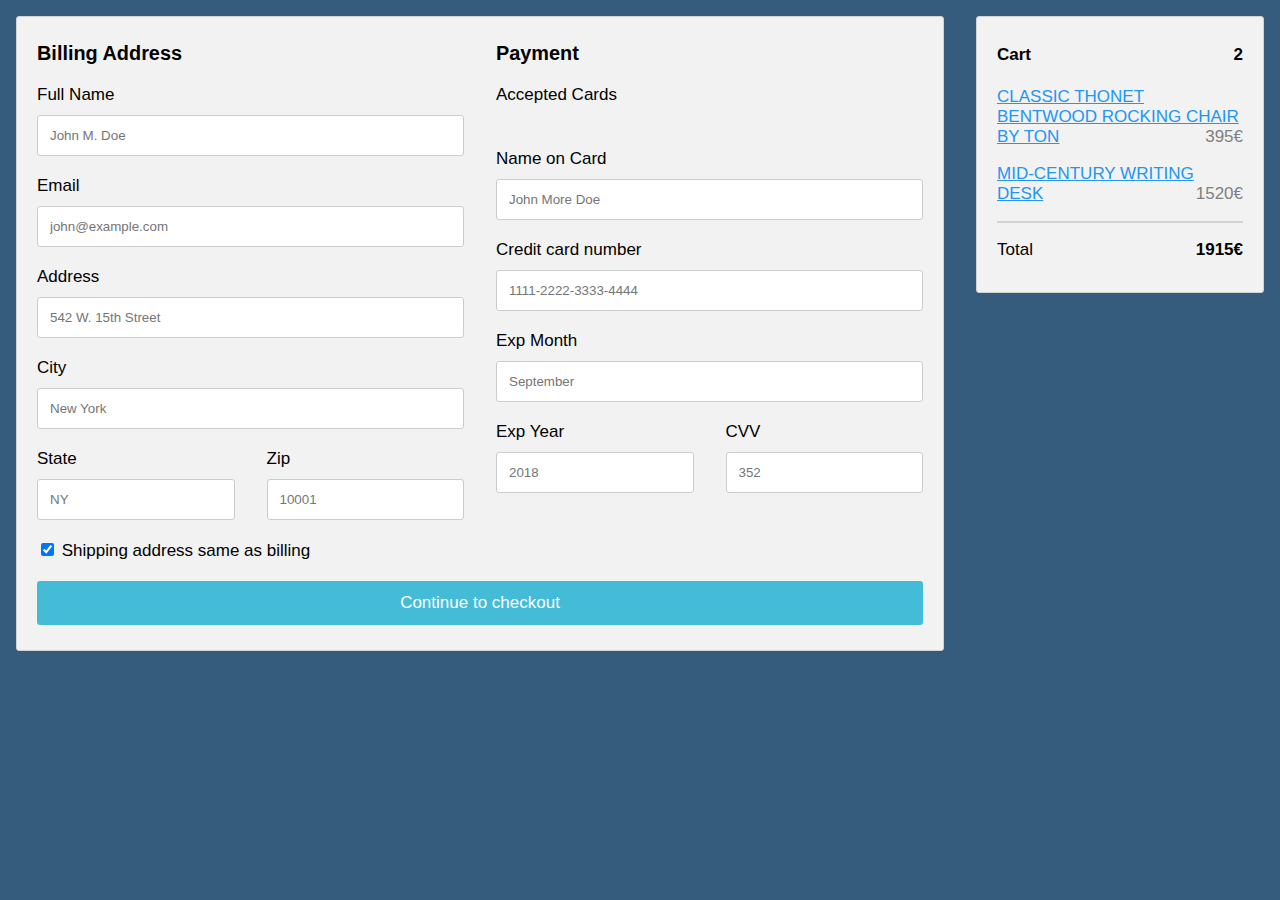
<file: index.html>
<!DOCTYPE html>
<html>
<head>
<meta name="viewport" content="width=device-width, initial-scale=1">
<link rel="stylesheet" href="cartaddon.css">

</head>
<body>



<div class="row">
  <div class="col-75">
    <div class="container">
      <form action="/action_page.php">
      
        <div class="row">
          <div class="col-50">
            <h3>Billing Address</h3>
            <label for="fname"><i class="fa fa-user"></i> Full Name</label>
            <input type="text" id="fname" name="firstname" placeholder="John M. Doe">
            <label for="email"><i class="fa fa-envelope"></i> Email</label>
            <input type="text" id="email" name="email" placeholder="john@example.com">
            <label for="adr"><i class="fa fa-address-card-o"></i> Address</label>
            <input type="text" id="adr" name="address" placeholder="542 W. 15th Street">
            <label for="city"><i class="fa fa-institution"></i> City</label>
            <input type="text" id="city" name="city" placeholder="New York">

            <div class="row">
              <div class="col-50">
                <label for="state">State</label>
                <input type="text" id="state" name="state" placeholder="NY">
              </div>
              <div class="col-50">
                <label for="zip">Zip</label>
                <input type="text" id="zip" name="zip" placeholder="10001">
              </div>
            </div>
          </div>

          <div class="col-50">
            <h3>Payment</h3>
            <label for="fname">Accepted Cards</label>
            <div class="icon-container">
              <i class="fa fa-cc-visa" style="color:navy;"></i>
              <i class="fa fa-cc-amex" style="color:blue;"></i>
              <i class="fa fa-cc-mastercard" style="color:red;"></i>
              <i class="fa fa-cc-discover" style="color:orange;"></i>
            </div>
            <label for="cname">Name on Card</label>
            <input type="text" id="cname" name="cardname" placeholder="John More Doe">
            <label for="ccnum">Credit card number</label>
            <input type="text" id="ccnum" name="cardnumber" placeholder="1111-2222-3333-4444">
            <label for="expmonth">Exp Month</label>
            <input type="text" id="expmonth" name="expmonth" placeholder="September">
            <div class="row">
              <div class="col-50">
                <label for="expyear">Exp Year</label>
                <input type="text" id="expyear" name="expyear" placeholder="2018">
              </div>
              <div class="col-50">
                <label for="cvv">CVV</label>
                <input type="text" id="cvv" name="cvv" placeholder="352">
              </div>
            </div>
          </div>
          
        </div>
        <label>
          <input type="checkbox" checked="checked" name="sameadr"> Shipping address same as billing
        </label>
        <input type="submit" value="Continue to checkout" class="btn">
      </form>
    </div>
  </div>
  <div class="col-25">
    <div class="container">
      <h4>Cart <span class="price" style="color:black"><i class="fa fa-shopping-cart"></i> <b>2</b></span></h4>
      <p><a href="#">CLASSIC THONET BENTWOOD ROCKING CHAIR BY TON</a> <span class="price">395€</span></p>
      <p><a href="#">MID-CENTURY WRITING DESK</a> <span class="price">1520€</span></p>
      <hr>
      <p>Total <span class="price" style="color:black"><b>1915€</b></span></p>
    </div>
  </div>
</div>

</body>
</html>
</file>
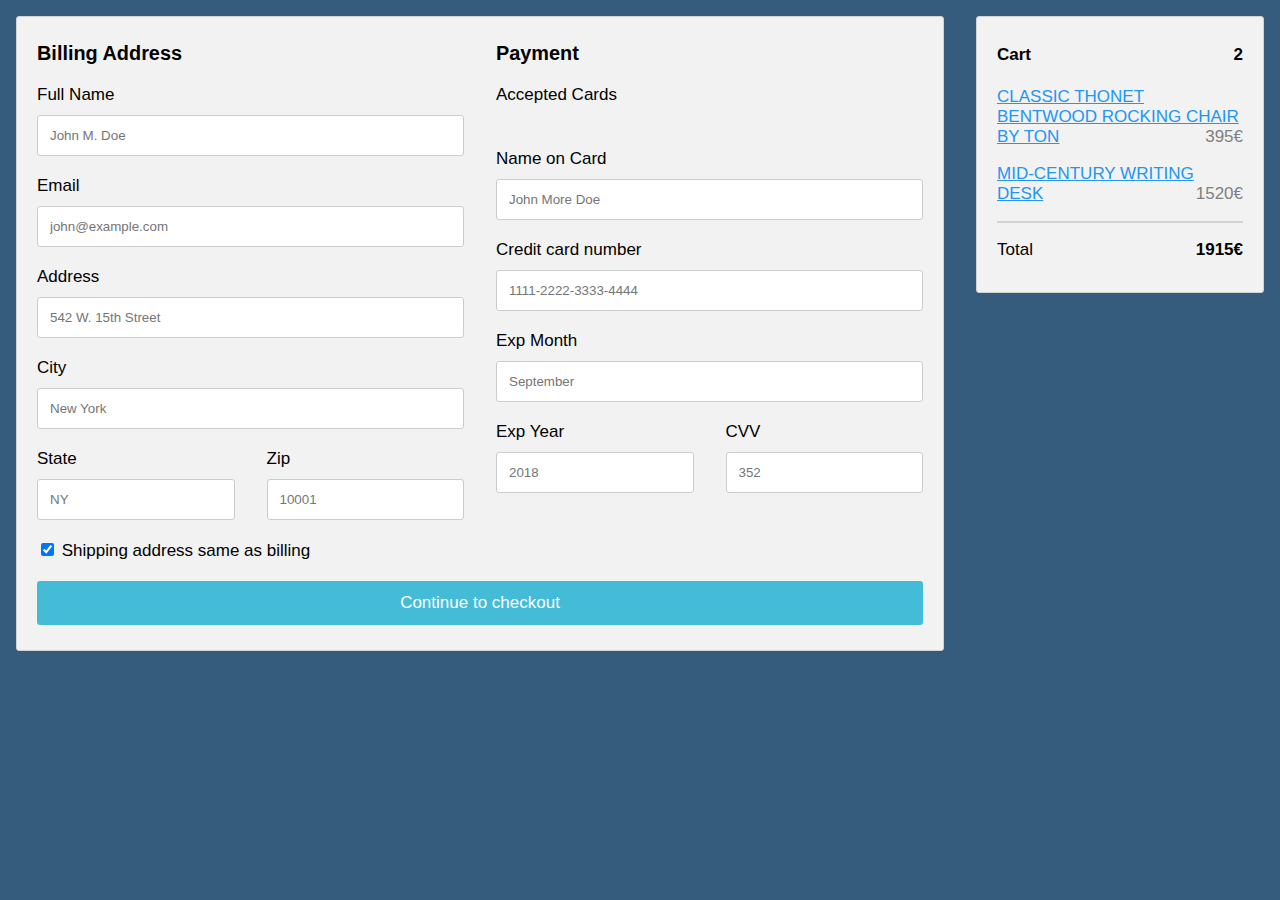
<file: cart.html>
<!DOCTYPE html>
<html>
<head>
<meta name="viewport" content="width=device-width, initial-scale=1">
<link rel="stylesheet" href="cartaddon.css">

</head>
<body>



<div class="row">
  <div class="col-75">
    <div class="container">
      <form action="/action_page.php">
      
        <div class="row">
          <div class="col-50">
            <h3>Billing Address</h3>
            <label for="fname"><i class="fa fa-user"></i> Full Name</label>
            <input type="text" id="fname" name="firstname" placeholder="John M. Doe">
            <label for="email"><i class="fa fa-envelope"></i> Email</label>
            <input type="text" id="email" name="email" placeholder="john@example.com">
            <label for="adr"><i class="fa fa-address-card-o"></i> Address</label>
            <input type="text" id="adr" name="address" placeholder="542 W. 15th Street">
            <label for="city"><i class="fa fa-institution"></i> City</label>
            <input type="text" id="city" name="city" placeholder="New York">

            <div class="row">
              <div class="col-50">
                <label for="state">State</label>
                <input type="text" id="state" name="state" placeholder="NY">
              </div>
              <div class="col-50">
                <label for="zip">Zip</label>
                <input type="text" id="zip" name="zip" placeholder="10001">
              </div>
            </div>
          </div>

          <div class="col-50">
            <h3>Payment</h3>
            <label for="fname">Accepted Cards</label>
            <div class="icon-container">
              <i class="fa fa-cc-visa" style="color:navy;"></i>
              <i class="fa fa-cc-amex" style="color:blue;"></i>
              <i class="fa fa-cc-mastercard" style="color:red;"></i>
              <i class="fa fa-cc-discover" style="color:orange;"></i>
            </div>
            <label for="cname">Name on Card</label>
            <input type="text" id="cname" name="cardname" placeholder="John More Doe">
            <label for="ccnum">Credit card number</label>
            <input type="text" id="ccnum" name="cardnumber" placeholder="1111-2222-3333-4444">
            <label for="expmonth">Exp Month</label>
            <input type="text" id="expmonth" name="expmonth" placeholder="September">
            <div class="row">
              <div class="col-50">
                <label for="expyear">Exp Year</label>
                <input type="text" id="expyear" name="expyear" placeholder="2018">
              </div>
              <div class="col-50">
                <label for="cvv">CVV</label>
                <input type="text" id="cvv" name="cvv" placeholder="352">
              </div>
            </div>
          </div>
          
        </div>
        <label>
          <input type="checkbox" checked="checked" name="sameadr"> Shipping address same as billing
        </label>
        <input type="submit" value="Continue to checkout" class="btn">
      </form>
    </div>
  </div>
  <div class="col-25">
    <div class="container">
      <h4>Cart <span class="price" style="color:black"><i class="fa fa-shopping-cart"></i> <b>2</b></span></h4>
      <p><a href="#">CLASSIC THONET BENTWOOD ROCKING CHAIR BY TON</a> <span class="price">395€</span></p>
      <p><a href="#">MID-CENTURY WRITING DESK</a> <span class="price">1520€</span></p>
      <hr>
      <p>Total <span class="price" style="color:black"><b>1915€</b></span></p>
    </div>
  </div>
</div>

</body>
</html>
</file>
<file: cartaddon.css>
body {
  font-family: Arial;
  font-size: 17px;
  padding: 8px;
  background-color: #355C7D;
}

* {
  box-sizing: border-box;
}

.row {
  display: -ms-flexbox; /* IE10 */
  display: flex;
  -ms-flex-wrap: wrap; /* IE10 */
  flex-wrap: wrap;
  margin: 0 -16px;
}

.col-25 {
  -ms-flex: 25%; /* IE10 */
  flex: 25%;
}

.col-50 {
  -ms-flex: 50%; /* IE10 */
  flex: 50%;
}

.col-75 {
  -ms-flex: 75%; /* IE10 */
  flex: 75%;
}

.col-25,
.col-50,
.col-75 {
  padding: 0 16px;
}

.container {
  background-color: #f2f2f2;
  padding: 5px 20px 15px 20px;
  border: 1px solid lightgrey;
  border-radius: 3px;
}

input[type=text] {
  width: 100%;
  margin-bottom: 20px;
  padding: 12px;
  border: 1px solid #ccc;
  border-radius: 3px;
}

label {
  margin-bottom: 10px;
  display: block;
}

.icon-container {
  margin-bottom: 20px;
  padding: 7px 0;
  font-size: 24px;
}

.btn {
  background-color: #44BCD8;
  color: white;
  padding: 12px;
  margin: 10px 0;
  border: none;
  width: 100%;
  border-radius: 3px;
  cursor: pointer;
  font-size: 17px;
}

.btn:hover {
  opacity: 0.8;;
}

a {
  color: #2196F3;
}

hr {
  border: 1px solid lightgrey;
}

span.price {
  float: right;
  color: grey;
}

/* Responsive layout - when the screen is less than 800px wide, make the two columns stack on top of each other instead of next to each other (also change the direction - make the "cart" column go on top) */
@media (max-width: 800px) {
  .row {
    flex-direction: column-reverse;
  }
  .col-25 {
    margin-bottom: 20px;
  }
}
</file>
